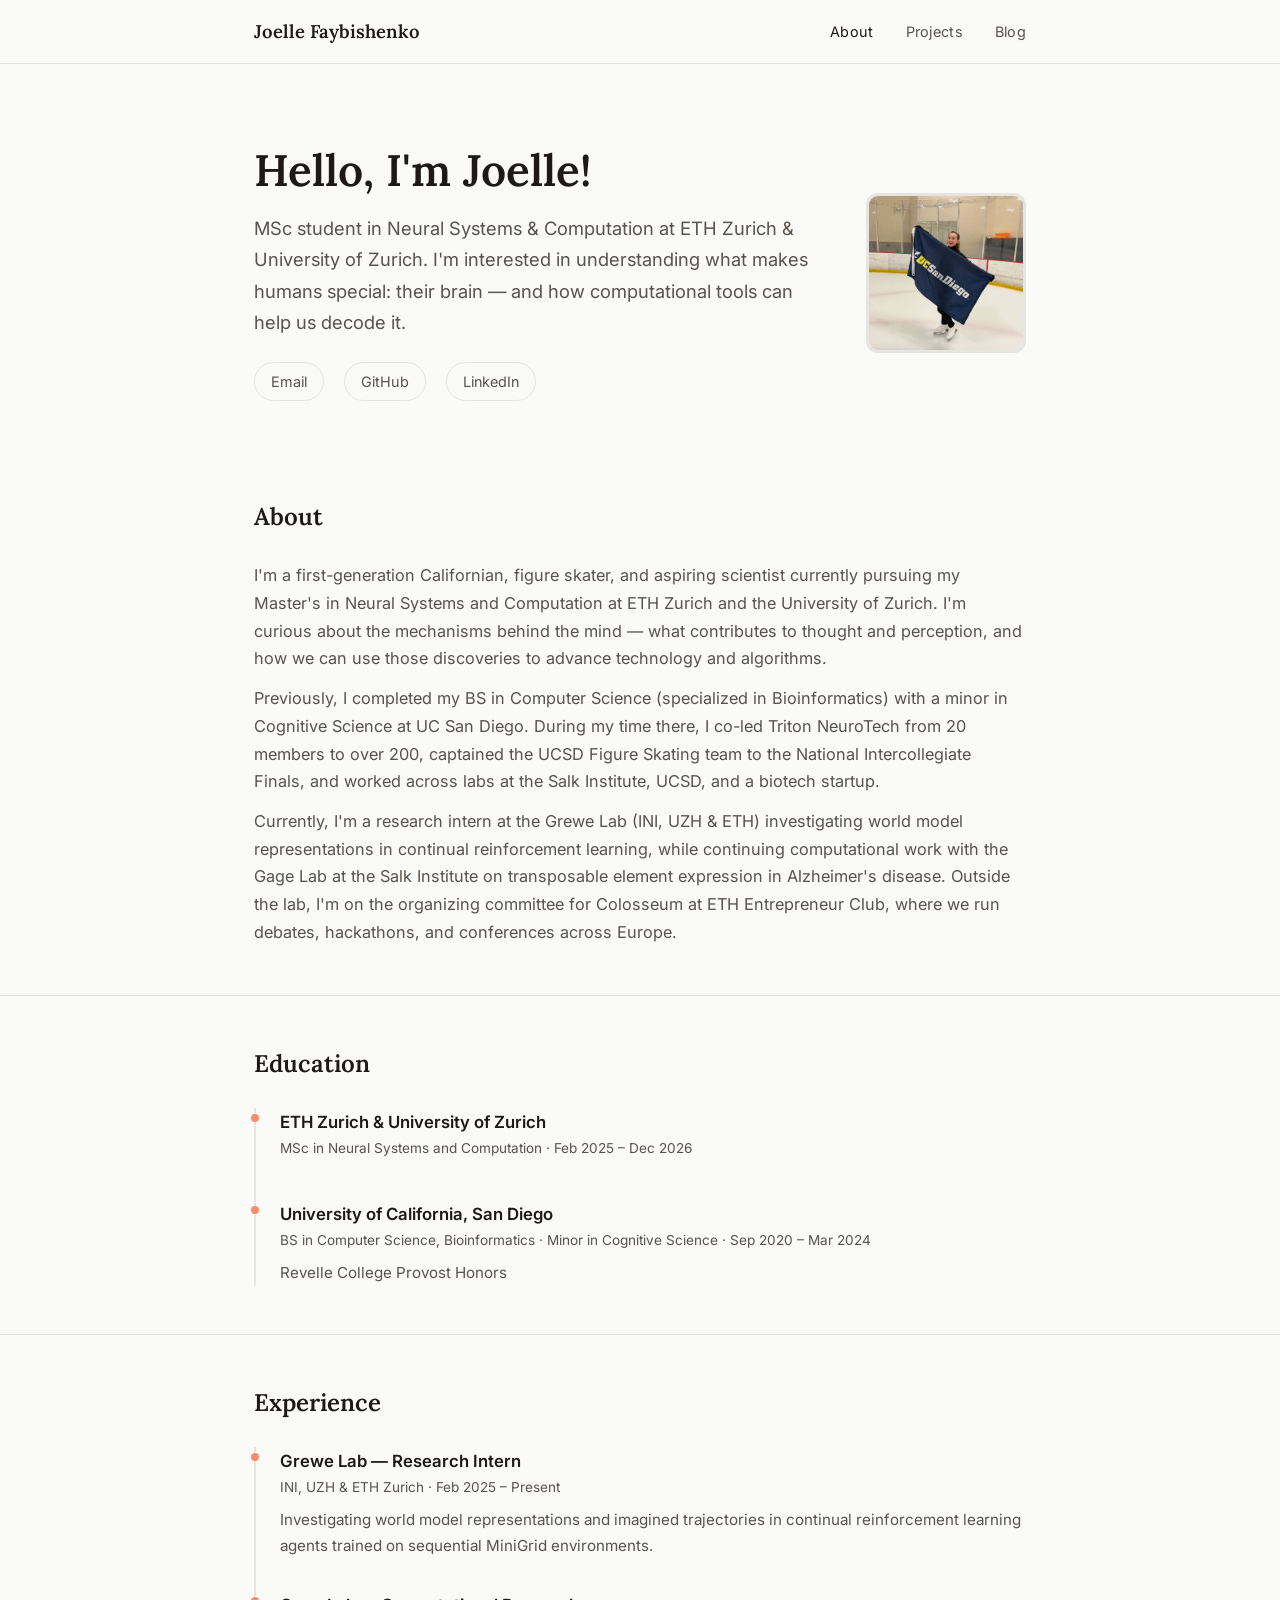
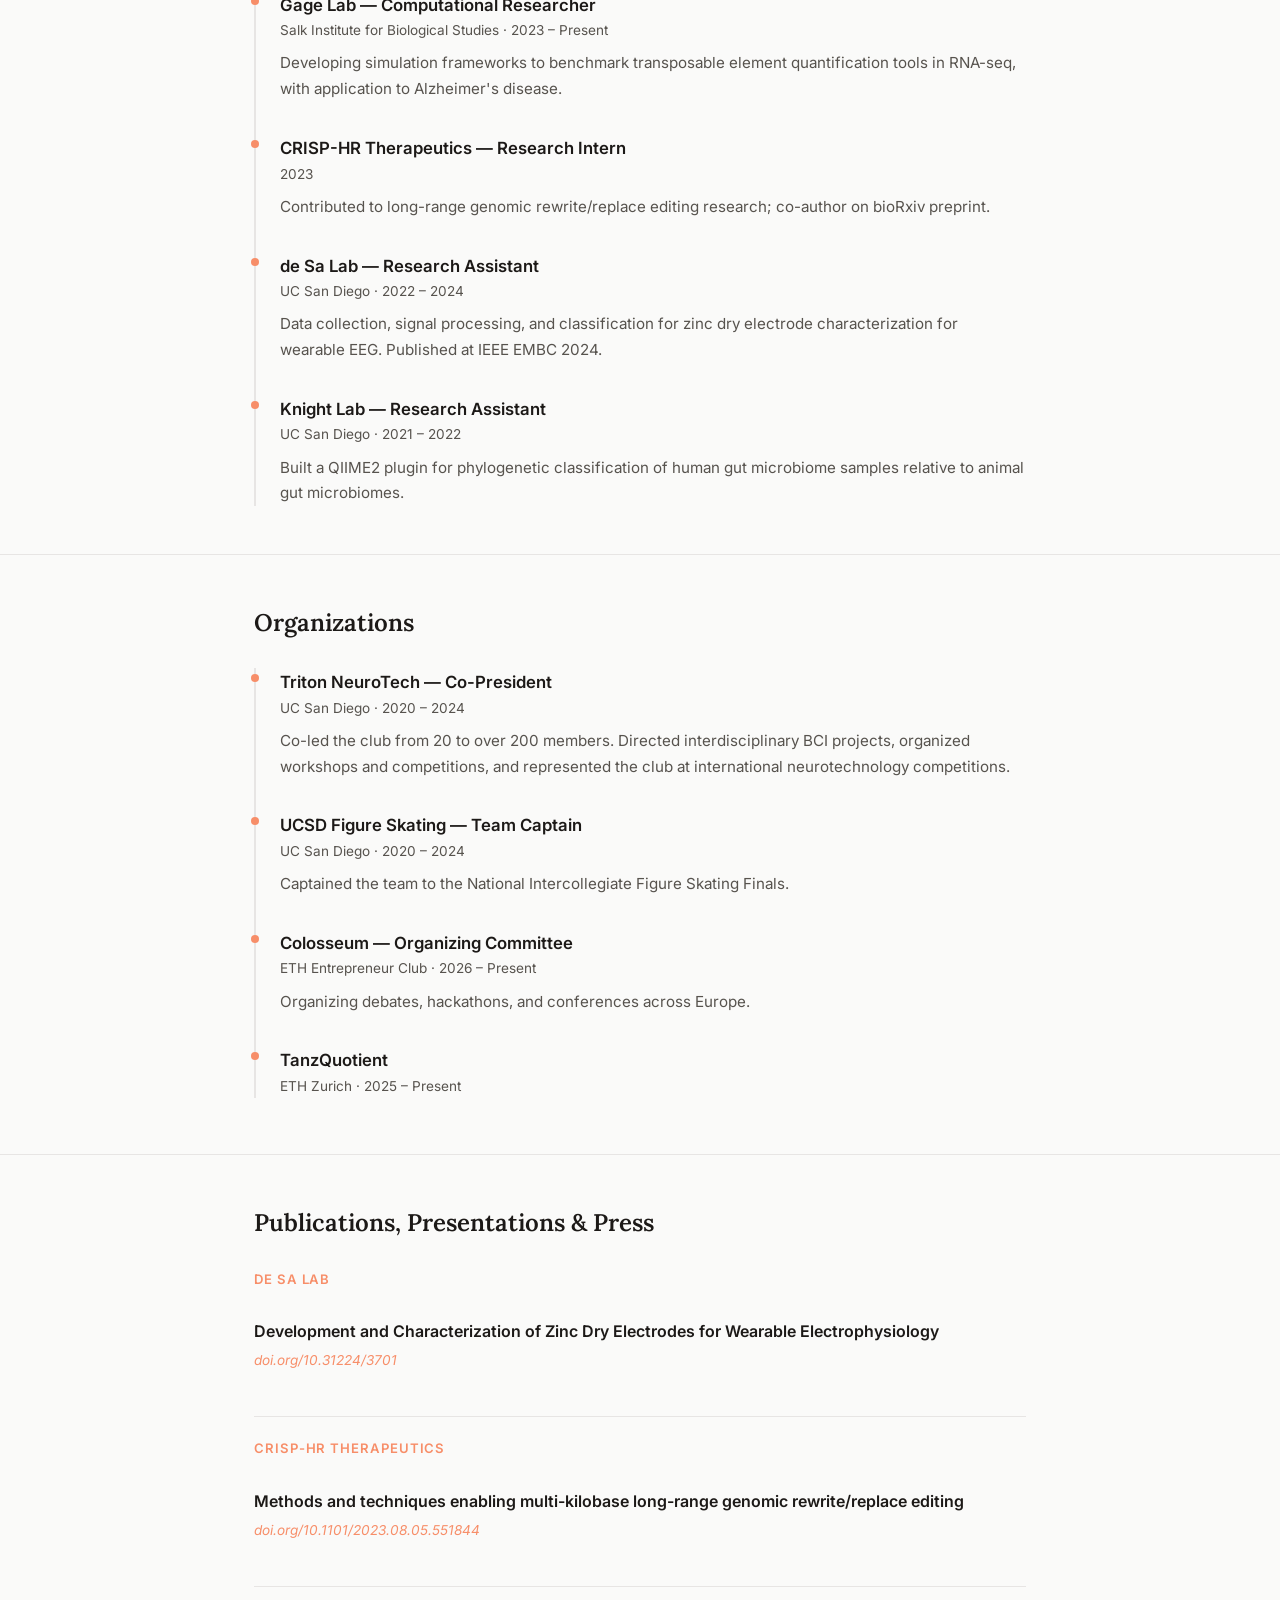
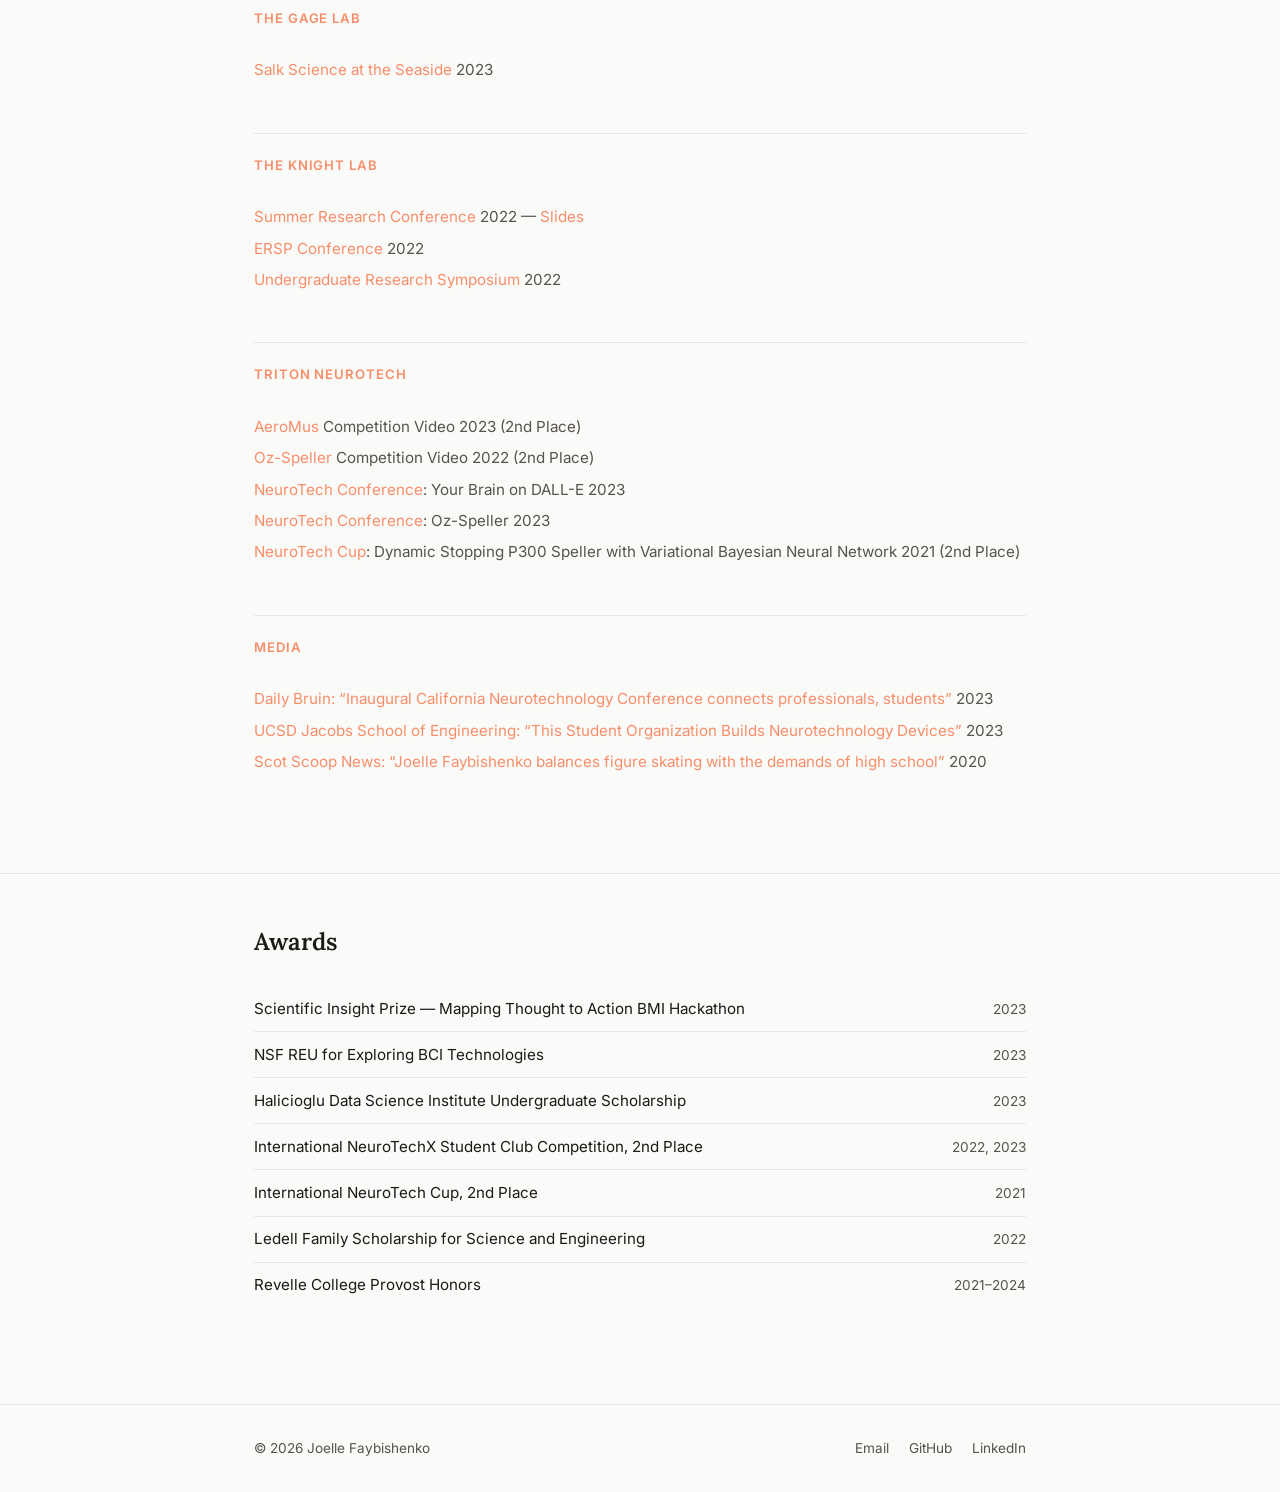
<file: index.html>
<!DOCTYPE html>
<html lang="en">
<head>
  <meta charset="UTF-8">
  <meta name="viewport" content="width=device-width, initial-scale=1.0">
  <title>Joelle Faybishenko</title>
  <meta name="description" content="Joelle Faybishenko — MSc student in Neural Systems &amp; Computation at ETH Zurich &amp; University of Zurich. Researcher in computational neuroscience, brain-computer interfaces, and bioinformatics.">
  <meta property="og:title" content="Joelle Faybishenko">
  <meta property="og:description" content="MSc student in Neural Systems &amp; Computation at ETH Zurich &amp; University of Zurich. Interested in understanding the brain through computational tools.">
  <meta property="og:type" content="website">
  <link rel="icon" href="favicon.svg" type="image/svg+xml">
  <link rel="preconnect" href="https://fonts.googleapis.com">
  <link href="https://fonts.googleapis.com/css2?family=Inter:wght@400;500;600&family=Lora:wght@500;600&display=swap" rel="stylesheet">
  <link rel="stylesheet" href="style.css">
</head>
<body>

  <!-- Navigation -->
  <nav>
    <div class="container">
      <a href="index.html" class="logo">Joelle Faybishenko</a>
      <button class="menu-toggle" aria-label="Toggle menu" onclick="document.querySelector('.nav-links').classList.toggle('open')">
        <span></span><span></span><span></span>
      </button>
      <ul class="nav-links">
        <li><a href="index.html" class="active" onclick="document.querySelector('.nav-links').classList.remove('open')">About</a></li>
        <li><a href="projects.html" onclick="document.querySelector('.nav-links').classList.remove('open')">Projects</a></li>
        <li><a href="blog.html" onclick="document.querySelector('.nav-links').classList.remove('open')">Blog</a></li>
      </ul>
    </div>
  </nav>

  <!-- Hero -->
  <header class="hero">
    <div class="container hero-inner">
      <div>
      <h1>Hello, I'm Joelle!</h1>
      <p class="subtitle">
        MSc student in Neural Systems &amp; Computation at ETH Zurich &amp; University of Zurich. I'm interested in understanding what makes humans special: their brain &mdash; and how computational tools can help us decode it.
      </p>
      <div class="links">
        <a href="mailto:jfaybishenko@ethz.ch">Email</a>
        <a href="https://github.com/jjjoelle" target="_blank">GitHub</a>
        <a href="https://www.linkedin.com/in/joelle-faybishenko/" target="_blank">LinkedIn</a>
      </div>
      </div>
      <!-- Replace src with your photo filename, e.g. photo.jpg -->
      <img src="photos/me_web.jpeg" alt="Joelle Faybishenko" class="hero-photo">
    </div>
  </header>


  <!-- About -->
  <section>
    <div class="container">
      <h2 class="section-title">About</h2>
      <div class="about-content">
        <div>
          <p>
            I'm a first-generation Californian, figure skater, and aspiring scientist currently pursuing my Master's in Neural Systems and Computation at ETH Zurich and the University of Zurich. I'm curious about the mechanisms behind the mind &mdash; what contributes to thought and perception, and how we can use those discoveries to advance technology and algorithms.
          </p>
          <p>
            Previously, I completed my BS in Computer Science (specialized in Bioinformatics) with a minor in Cognitive Science at UC San Diego. During my time there, I co-led Triton NeuroTech from 20 members to over 200, captained the UCSD Figure Skating team to the National Intercollegiate Finals, and worked across labs at the Salk Institute, UCSD, and a biotech startup.
          </p>
          <p>
            Currently, I'm a research intern at the Grewe Lab (INI, UZH &amp; ETH) investigating world model representations in continual reinforcement learning, while continuing computational work with the Gage Lab at the Salk Institute on transposable element expression in Alzheimer's disease. Outside the lab, I'm on the organizing committee for Colosseum at ETH Entrepreneur Club, where we run debates, hackathons, and conferences across Europe.
          </p>
        </div>
      </div>
    </div>
  </section>

  <!-- Education -->
  <section>
    <div class="container">
      <h2 class="section-title">Education</h2>
      <div>
        <div class="timeline-item">
          <h3>ETH Zurich &amp; University of Zurich</h3>
          <div class="meta">MSc in Neural Systems and Computation &middot; Feb 2025 &ndash; Dec 2026</div>
        </div>
        <div class="timeline-item">
          <h3>University of California, San Diego</h3>
          <div class="meta">BS in Computer Science, Bioinformatics &middot; Minor in Cognitive Science &middot; Sep 2020 &ndash; Mar 2024</div>
          <p>Revelle College Provost Honors</p>
        </div>
      </div>
    </div>
  </section>

  <!-- Experience -->
  <section>
    <div class="container">
      <h2 class="section-title">Experience</h2>
      <div>
        <div class="timeline-item">
          <h3>Grewe Lab &mdash; Research Intern</h3>
          <div class="meta">INI, UZH &amp; ETH Zurich &middot; Feb 2025 &ndash; Present</div>
          <p>Investigating world model representations and imagined trajectories in continual reinforcement learning agents trained on sequential MiniGrid environments.</p>
        </div>
        <div class="timeline-item">
          <h3>Gage Lab &mdash; Computational Researcher</h3>
          <div class="meta">Salk Institute for Biological Studies &middot; 2023 &ndash; Present</div>
          <p>Developing simulation frameworks to benchmark transposable element quantification tools in RNA-seq, with application to Alzheimer's disease.</p>
        </div>
        <div class="timeline-item">
          <h3>CRISP-HR Therapeutics &mdash; Research Intern</h3>
          <div class="meta">2023</div>
          <p>Contributed to long-range genomic rewrite/replace editing research; co-author on bioRxiv preprint.</p>
        </div>
        <div class="timeline-item">
          <h3>de Sa Lab &mdash; Research Assistant</h3>
          <div class="meta">UC San Diego &middot; 2022 &ndash; 2024</div>
          <p>Data collection, signal processing, and classification for zinc dry electrode characterization for wearable EEG. Published at IEEE EMBC 2024.</p>
        </div>
        <div class="timeline-item">
          <h3>Knight Lab &mdash; Research Assistant</h3>
          <div class="meta">UC San Diego &middot; 2021 &ndash; 2022</div>
          <p>Built a QIIME2 plugin for phylogenetic classification of human gut microbiome samples relative to animal gut microbiomes.</p>
        </div>
      </div>
    </div>
  </section>

  <!-- Organizations -->
  <section>
    <div class="container">
      <h2 class="section-title">Organizations</h2>
      <div>
        <div class="timeline-item">
          <h3>Triton NeuroTech &mdash; Co-President</h3>
          <div class="meta">UC San Diego &middot; 2020 &ndash; 2024</div>
          <p>Co-led the club from 20 to over 200 members. Directed interdisciplinary BCI projects, organized workshops and competitions, and represented the club at international neurotechnology competitions.</p>
        </div>
        <div class="timeline-item">
          <h3>UCSD Figure Skating &mdash; Team Captain</h3>
          <div class="meta">UC San Diego &middot; 2020 &ndash; 2024</div>
          <p>Captained the team to the National Intercollegiate Figure Skating Finals.</p>
        </div>
        <div class="timeline-item">
          <h3>Colosseum &mdash; Organizing Committee</h3>
          <div class="meta">ETH Entrepreneur Club &middot; 2026 &ndash; Present</div>
          <p>Organizing debates, hackathons, and conferences across Europe.</p>
        </div>
        <div class="timeline-item">
          <h3>TanzQuotient</h3>
          <div class="meta">ETH Zurich &middot; 2025 &ndash; Present</div>
        </div>
      </div>
    </div>
  </section>

  <!-- Publications, Presentations, and Press -->
  <section>
    <div class="container">
      <h2 class="section-title">Publications, Presentations &amp; Press</h2>

      <div class="pub-group">
        <h3 class="pub-group-title">de Sa Lab</h3>
        <div class="pub-item">
          <h3>Development and Characterization of Zinc Dry Electrodes for Wearable Electrophysiology</h3>
          <div class="venue"><a href="https://doi.org/10.31224/3701" target="_blank">doi.org/10.31224/3701</a></div>
        </div>
      </div>

      <div class="pub-group">
        <h3 class="pub-group-title">CRISP-HR Therapeutics</h3>
        <div class="pub-item">
          <h3>Methods and techniques enabling multi-kilobase long-range genomic rewrite/replace editing</h3>
          <div class="venue"><a href="https://doi.org/10.1101/2023.08.05.551844" target="_blank">doi.org/10.1101/2023.08.05.551844</a></div>
        </div>
      </div>

      <div class="pub-group">
        <h3 class="pub-group-title">The Gage Lab</h3>
        <div class="pub-item">
          <p><a href="https://drive.google.com/file/d/1ugUUU8Ys9o_zDSRiIHvYfCGNNv585rNa/view" target="_blank">Salk Science at the Seaside</a> 2023</p>
        </div>
      </div>

      <div class="pub-group">
        <h3 class="pub-group-title">The Knight Lab</h3>
        <div class="pub-item">
          <p><a href="https://ugresearch.ucsd.edu/_images/src/SRC-2022-Program-8.22.pdf" target="_blank">Summer Research Conference</a> 2022 &mdash; <a href="https://docs.google.com/presentation/d/e/2PACX-1vSkQVyBYk1EWl2qkuOKyVOeFqtWFFBka5YwWsx-9R46j_yc_w7-POHjF6zLzgVSX5TSuC_ODYcyBvZW/pub?start=false&loop=false&delayms=3000" target="_blank">Slides</a></p>
          <p><a href="https://ersp.eng.ucsd.edu/about/2022-ersp-national-conference-virtual" target="_blank">ERSP Conference</a> 2022</p>
          <p><a href="https://ersp.eng.ucsd.edu/projects/2021-2022-projects" target="_blank">Undergraduate Research Symposium</a> 2022</p>
        </div>
      </div>

      <div class="pub-group">
        <h3 class="pub-group-title">Triton NeuroTech</h3>
        <div class="pub-item">
          <p><a href="https://youtu.be/JHjZnrZFi4o" target="_blank">AeroMus</a> Competition Video 2023 (2nd Place)</p>
          <p><a href="https://youtu.be/lCYkRotGZEc" target="_blank">Oz-Speller</a> Competition Video 2022 (2nd Place)</p>
          <p><a href="https://neurotechconference.webflow.io/registration" target="_blank">NeuroTech Conference</a>: Your Brain on DALL-E 2023</p>
          <p><a href="https://neurotechconference.webflow.io/registration" target="_blank">NeuroTech Conference</a>: Oz-Speller 2023</p>
          <p><a href="https://www.youtube.com/watch?v=fzoK8pUTy5g" target="_blank">NeuroTech Cup</a>: Dynamic Stopping P300 Speller with Variational Bayesian Neural Network 2021 (2nd Place)</p>
        </div>
      </div>

      <div class="pub-group">
        <h3 class="pub-group-title">Media</h3>
        <div class="pub-item">
          <p><a href="https://dailybruin.com/2023/05/08/inaugural-california-neurotechnology-conference-connects-professionals-students" target="_blank">Daily Bruin: &ldquo;Inaugural California Neurotechnology Conference connects professionals, students&rdquo;</a> 2023</p>
          <p><a href="https://jacobsschool.ucsd.edu/news/release/3601" target="_blank">UCSD Jacobs School of Engineering: &ldquo;This Student Organization Builds Neurotechnology Devices&rdquo;</a> 2023</p>
          <p><a href="https://scotscoop.com/joelle-faybishenko-skates-her-way-through-high-school/" target="_blank">Scot Scoop News: &ldquo;Joelle Faybishenko balances figure skating with the demands of high school&rdquo;</a> 2020</p>
        </div>
      </div>

    </div>
  </section>

  <!-- Selected Awards -->
  <section>
    <div class="container">
      <h2 class="section-title">Awards</h2>
      <ul class="awards-list">
        <li><span>Scientific Insight Prize &mdash; Mapping Thought to Action BMI Hackathon</span><span class="year">2023</span></li>
        <li><span>NSF REU for Exploring BCI Technologies</span><span class="year">2023</span></li>
        <li><span>Halicioglu Data Science Institute Undergraduate Scholarship</span><span class="year">2023</span></li>
        <li><span>International NeuroTechX Student Club Competition, 2nd Place</span><span class="year">2022, 2023</span></li>
        <li><span>International NeuroTech Cup, 2nd Place</span><span class="year">2021</span></li>
        <li><span>Ledell Family Scholarship for Science and Engineering</span><span class="year">2022</span></li>
        <li><span>Revelle College Provost Honors</span><span class="year">2021&ndash;2024</span></li>
      </ul>
    </div>
  </section>

  <!-- Footer -->
  <footer>
    <div class="container">
      <span>&copy; 2026 Joelle Faybishenko</span>
      <ul class="footer-links">
        <li><a href="mailto:joelle@faybishenko.com">Email</a></li>
        <li><a href="https://github.com/jjjoelle" target="_blank">GitHub</a></li>
        <li><a href="https://www.linkedin.com/in/joelle-faybishenko/" target="_blank">LinkedIn</a></li>
      </ul>
    </div>
  </footer>

</body>
</html>
</file>
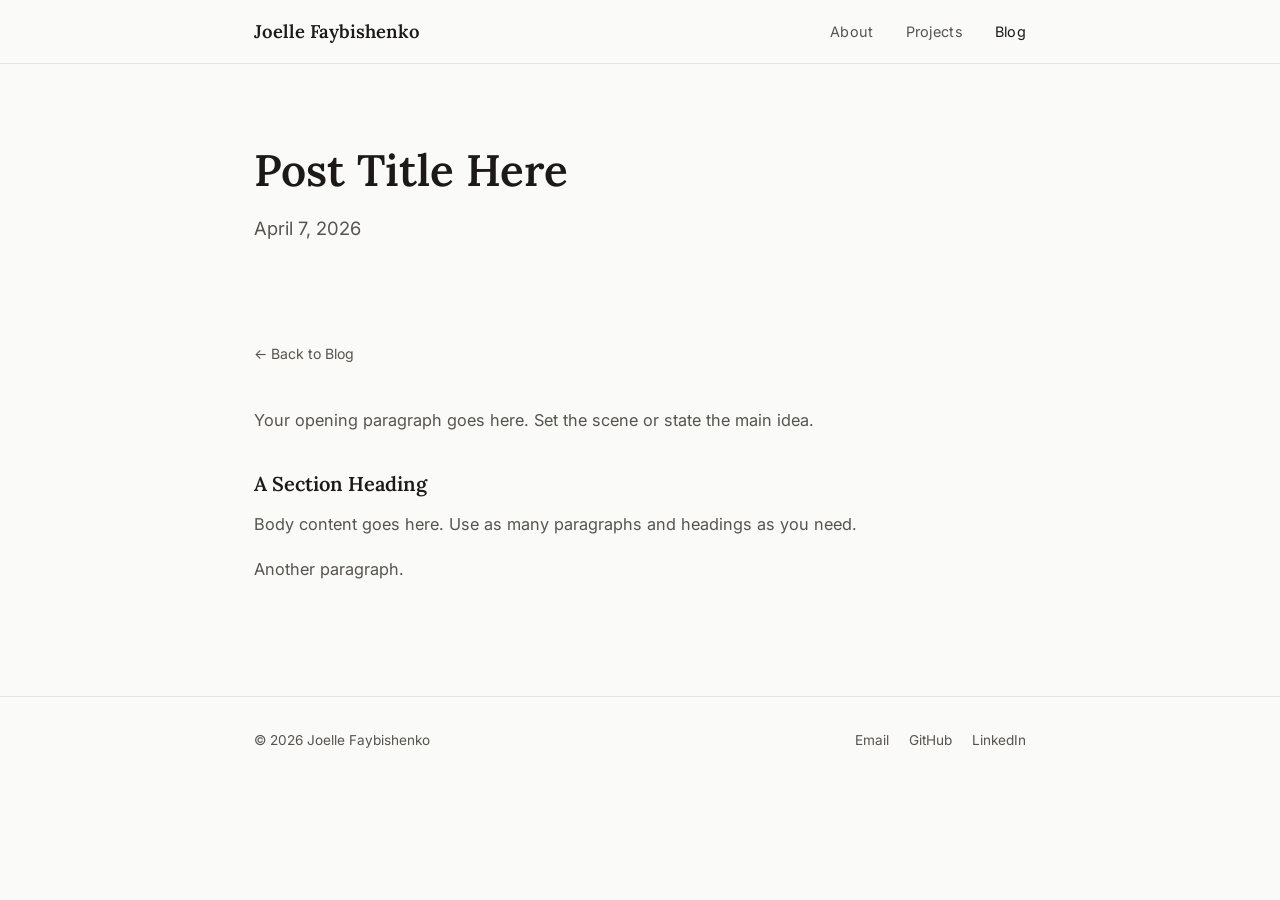
<file: blog-post-template.html>
<!DOCTYPE html>
<html lang="en">
<head>
  <meta charset="UTF-8">
  <meta name="viewport" content="width=device-width, initial-scale=1.0">
  <title>Post Title &mdash; Joelle Faybishenko</title>
  <meta name="description" content="One to two sentence summary of this post.">
  <meta property="og:title" content="Post Title — Joelle Faybishenko">
  <meta property="og:description" content="One to two sentence summary of this post.">
  <meta property="og:type" content="article">
  <link rel="icon" href="favicon.svg" type="image/svg+xml">
  <link rel="preconnect" href="https://fonts.googleapis.com">
  <link href="https://fonts.googleapis.com/css2?family=Inter:wght@400;500;600&family=Lora:wght@500;600&display=swap" rel="stylesheet">
  <link rel="stylesheet" href="style.css">
  <style>
    .post-body {
      max-width: 660px;
    }
    .post-body h2 {
      font-family: var(--font-serif);
      font-size: 1.25rem;
      font-weight: 600;
      margin: 2rem 0 0.6rem;
    }
    .post-body p {
      color: var(--color-text-secondary);
      font-size: 1.02rem;
      line-height: 1.75;
      margin-bottom: 1rem;
    }
    .back-link {
      display: inline-block;
      font-size: 0.88rem;
      color: var(--color-text-secondary);
      margin-bottom: 2.5rem;
    }
    .back-link:hover {
      color: var(--color-accent);
      opacity: 1;
    }
  </style>
</head>
<body>

  <!-- Navigation -->
  <nav>
    <div class="container">
      <a href="index.html" class="logo">Joelle Faybishenko</a>
      <button class="menu-toggle" aria-label="Toggle menu" onclick="document.querySelector('.nav-links').classList.toggle('open')">
        <span></span><span></span><span></span>
      </button>
      <ul class="nav-links">
        <li><a href="index.html" onclick="document.querySelector('.nav-links').classList.remove('open')">About</a></li>
        <li><a href="projects.html" onclick="document.querySelector('.nav-links').classList.remove('open')">Projects</a></li>
        <li><a href="blog.html" class="active" onclick="document.querySelector('.nav-links').classList.remove('open')">Blog</a></li>
      </ul>
    </div>
  </nav>

  <!-- Post Header -->
  <header class="hero">
    <div class="container">
      <h1>Post Title Here</h1>
      <p class="subtitle">April 7, 2026</p>
    </div>
  </header>

  <!-- Post Body -->
  <section>
    <div class="container">
      <a href="blog.html" class="back-link">&larr; Back to Blog</a>
      <div class="post-body">

        <p>Your opening paragraph goes here. Set the scene or state the main idea.</p>

        <h2>A Section Heading</h2>
        <p>Body content goes here. Use as many paragraphs and headings as you need.</p>

        <p>Another paragraph.</p>

      </div>
    </div>
  </section>

  <!-- Footer -->
  <footer>
    <div class="container">
      <span>&copy; 2026 Joelle Faybishenko</span>
      <ul class="footer-links">
        <li><a href="mailto:joelle@faybishenko.com">Email</a></li>
        <li><a href="https://github.com/jjjoelle" target="_blank">GitHub</a></li>
        <li><a href="https://www.linkedin.com/in/joelle-faybishenko/" target="_blank">LinkedIn</a></li>
      </ul>
    </div>
  </footer>

</body>
</html>
</file>
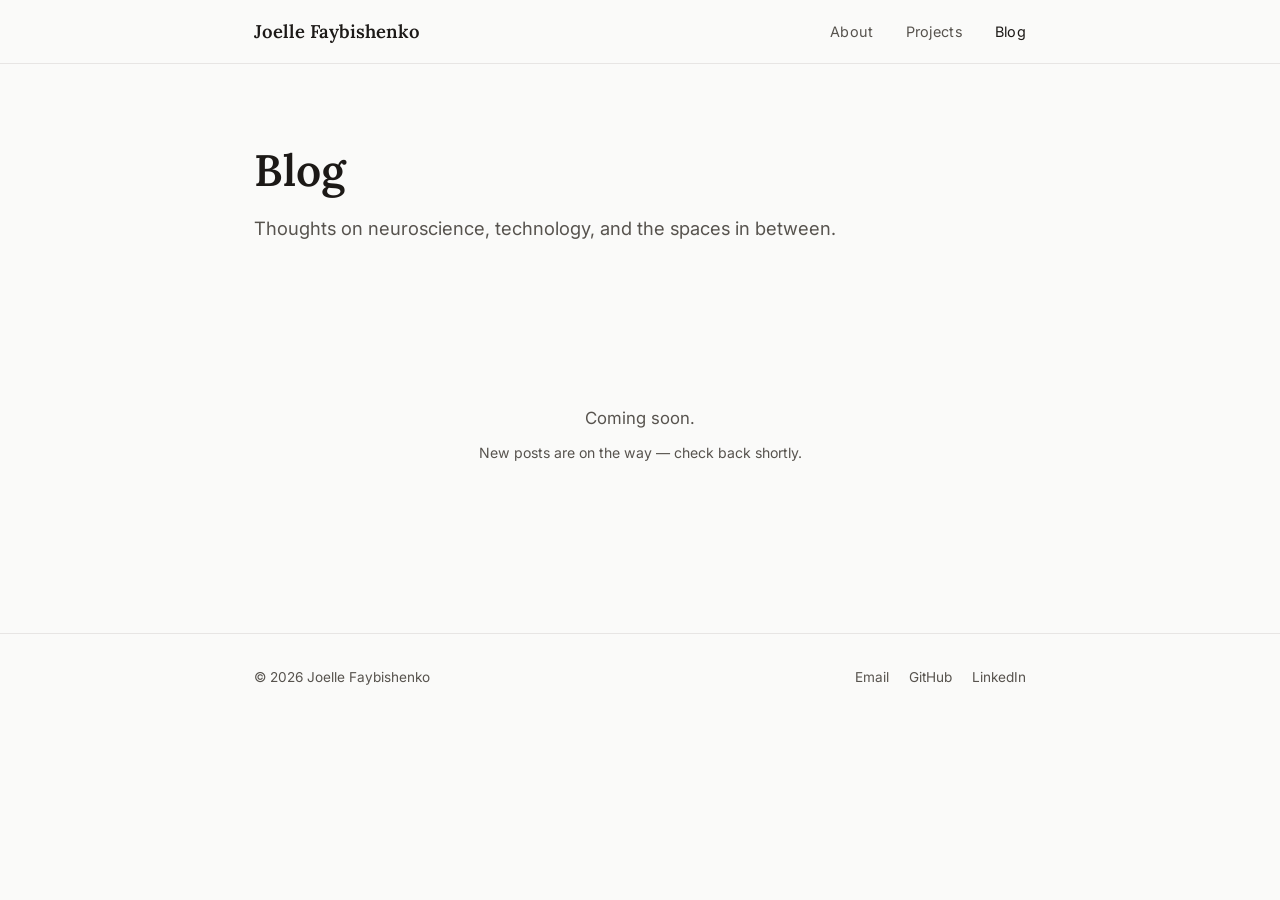
<file: blog.html>
<!DOCTYPE html>
<html lang="en">
<head>
  <meta charset="UTF-8">
  <meta name="viewport" content="width=device-width, initial-scale=1.0">
  <title>Blog &mdash; Joelle Faybishenko</title>
  <meta name="description" content="Blog by Joelle Faybishenko — thoughts on neuroscience, technology, and the spaces in between.">
  <meta property="og:title" content="Blog — Joelle Faybishenko">
  <meta property="og:description" content="Thoughts on neuroscience, technology, and the spaces in between.">
  <meta property="og:type" content="website">
  <link rel="icon" href="favicon.svg" type="image/svg+xml">
  <link rel="preconnect" href="https://fonts.googleapis.com">
  <link href="https://fonts.googleapis.com/css2?family=Inter:wght@400;500;600&family=Lora:wght@500;600&display=swap" rel="stylesheet">
  <link rel="stylesheet" href="style.css">
</head>
<body>

  <!-- Navigation -->
  <nav>
    <div class="container">
      <a href="index.html" class="logo">Joelle Faybishenko</a>
      <button class="menu-toggle" aria-label="Toggle menu" onclick="document.querySelector('.nav-links').classList.toggle('open')">
        <span></span><span></span><span></span>
      </button>
      <ul class="nav-links">
        <li><a href="index.html" onclick="document.querySelector('.nav-links').classList.remove('open')">About</a></li>
        <li><a href="projects.html" onclick="document.querySelector('.nav-links').classList.remove('open')">Projects</a></li>
        <li><a href="blog.html" class="active" onclick="document.querySelector('.nav-links').classList.remove('open')">Blog</a></li>
      </ul>
    </div>
  </nav>

  <!-- Page Header -->
  <header class="hero">
    <div class="container">
      <h1>Blog</h1>
      <p class="subtitle">Thoughts on neuroscience, technology, and the spaces in between.</p>
    </div>
  </header>

  <!-- Blog Posts -->
  <section>
    <div class="container">

      <div class="empty-state">
        <p>Coming soon.</p>
        <p class="small">New posts are on the way &mdash; check back shortly.</p>
      </div>

      <!--
        Add blog posts here (remove the empty-state div above when you have content):

        <div class="blog-post-preview">
          <span class="date">April 7, 2026</span>
          <h3><a href="blog/post-slug.html">Post Title Here</a></h3>
          <p>A brief excerpt or summary of the post. One to two sentences.</p>
        </div>
      -->

    </div>
  </section>

  <!-- Footer -->
  <footer>
    <div class="container">
      <span>&copy; 2026 Joelle Faybishenko</span>
      <ul class="footer-links">
        <li><a href="mailto:joelle@faybishenko.com">Email</a></li>
        <li><a href="https://github.com/jjjoelle" target="_blank">GitHub</a></li>
        <li><a href="https://www.linkedin.com/in/joelle-faybishenko/" target="_blank">LinkedIn</a></li>
      </ul>
    </div>
  </footer>

</body>
</html>
</file>
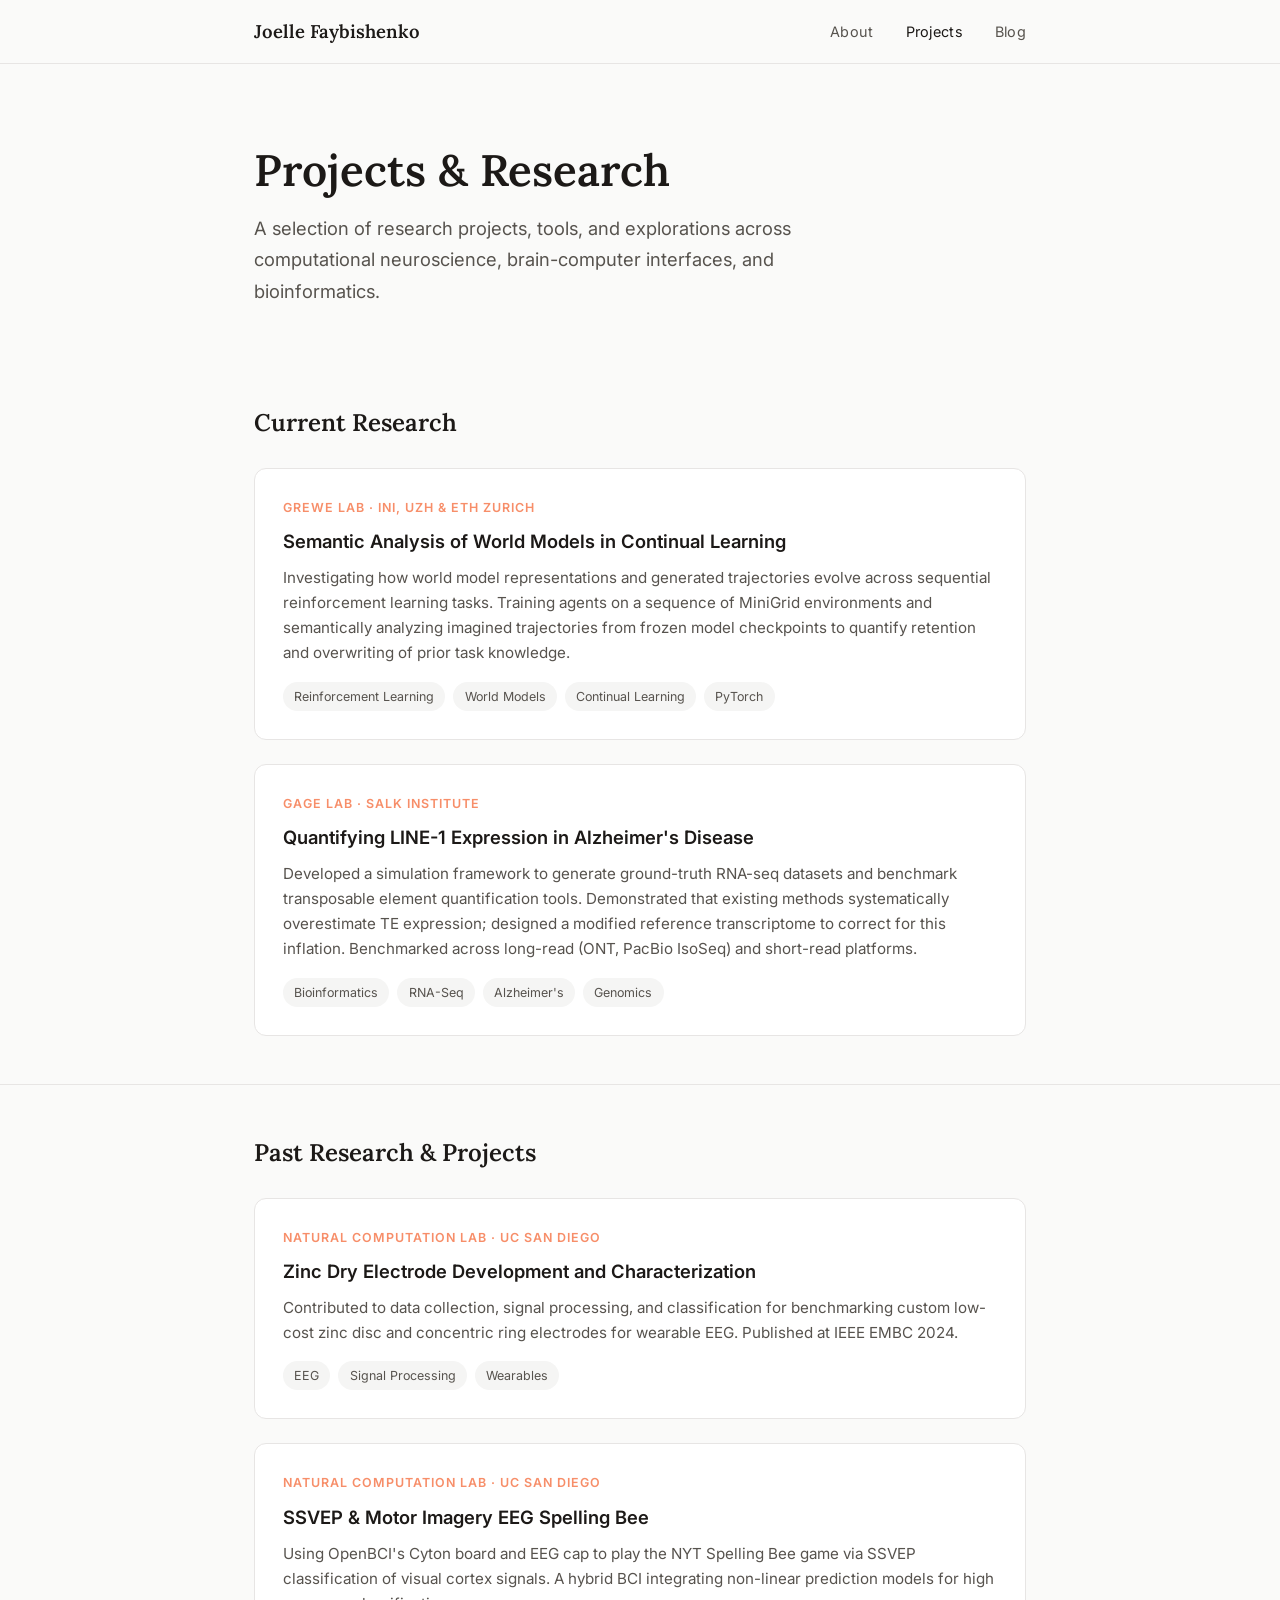
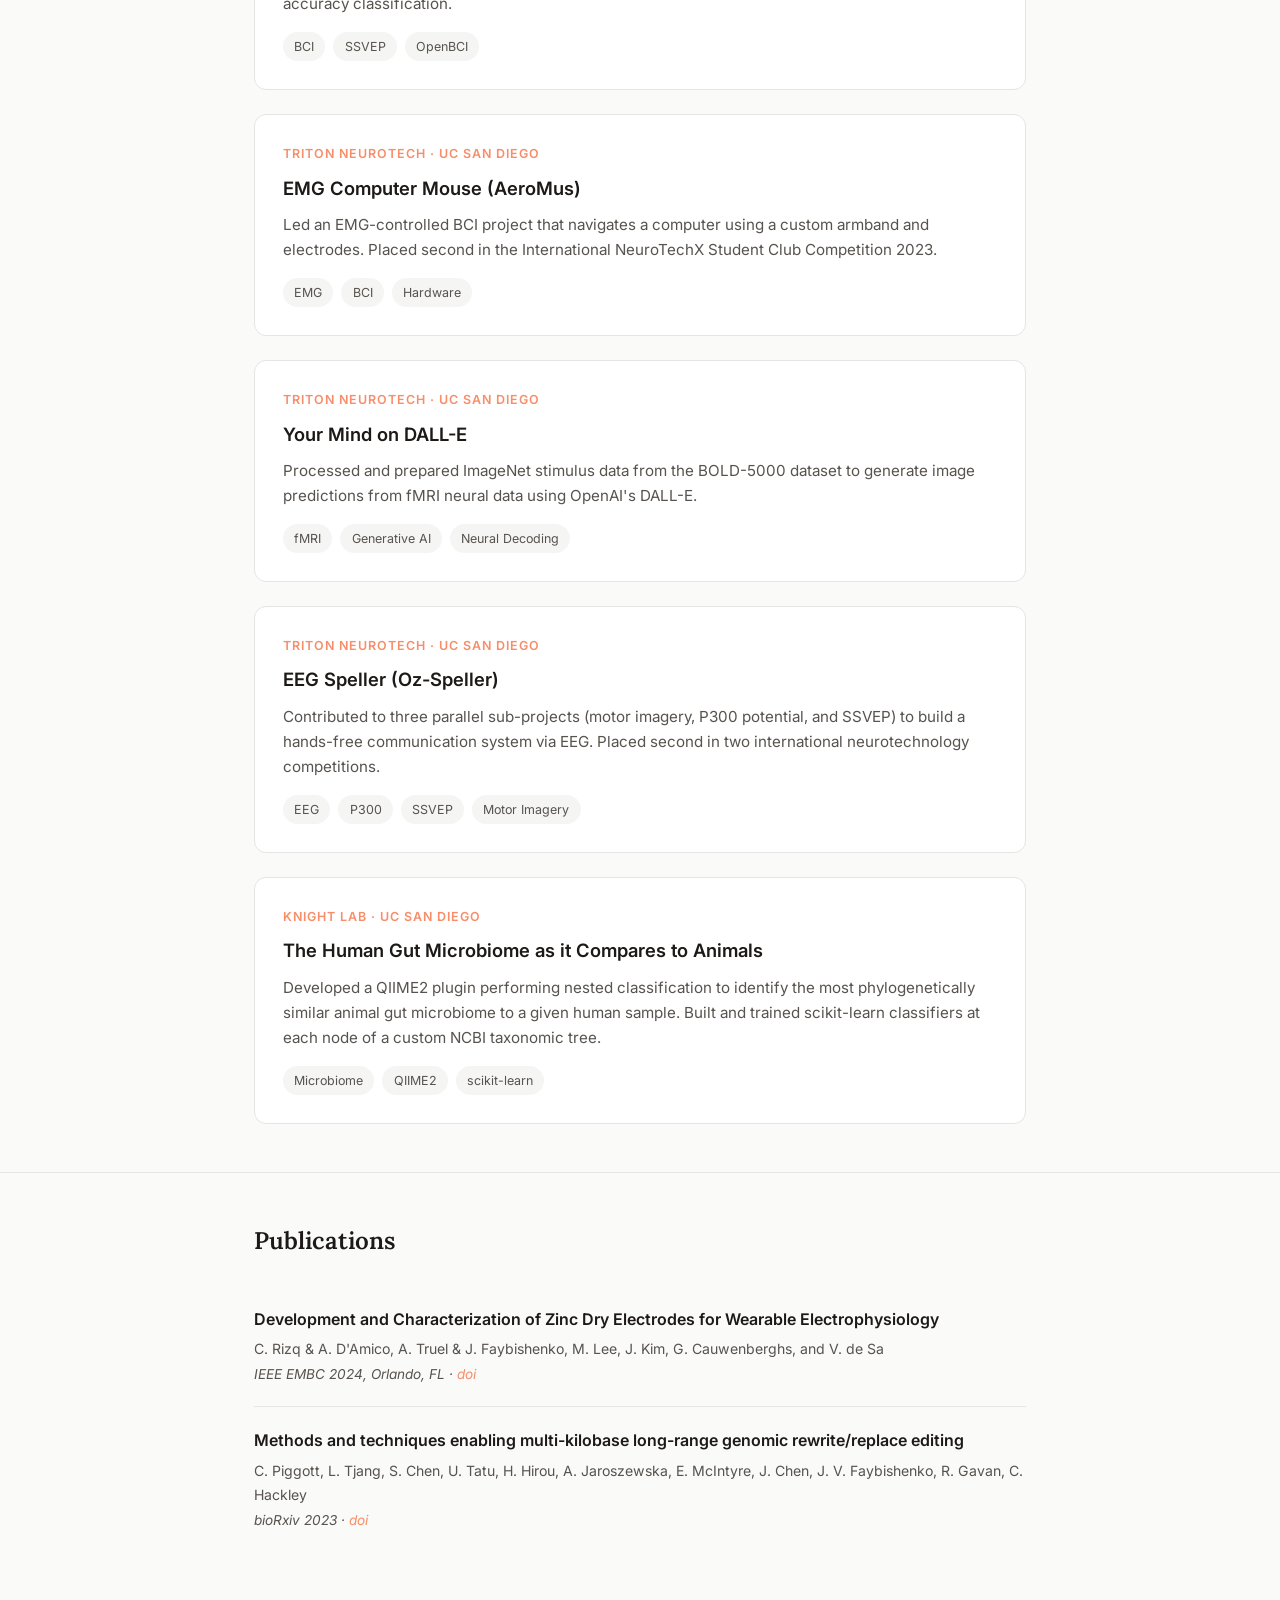
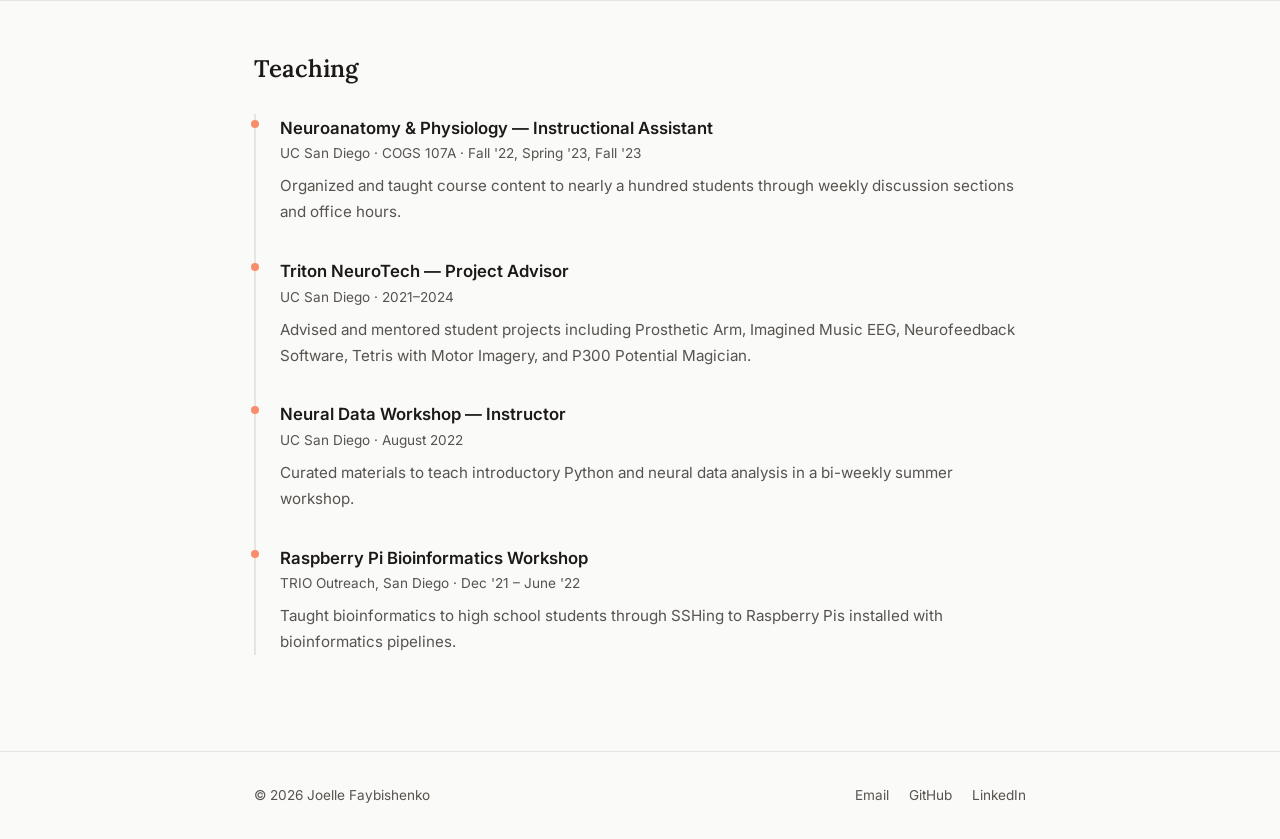
<file: projects.html>
<!DOCTYPE html>
<html lang="en">
<head>
  <meta charset="UTF-8">
  <meta name="viewport" content="width=device-width, initial-scale=1.0">
  <title>Projects &mdash; Joelle Faybishenko</title>
  <meta name="description" content="Research projects and publications by Joelle Faybishenko — spanning computational neuroscience, brain-computer interfaces, and bioinformatics.">
  <meta property="og:title" content="Projects &amp; Research — Joelle Faybishenko">
  <meta property="og:description" content="Research projects and publications spanning computational neuroscience, brain-computer interfaces, and bioinformatics.">
  <meta property="og:type" content="website">
  <link rel="icon" href="favicon.svg" type="image/svg+xml">
  <link rel="preconnect" href="https://fonts.googleapis.com">
  <link href="https://fonts.googleapis.com/css2?family=Inter:wght@400;500;600&family=Lora:wght@500;600&display=swap" rel="stylesheet">
  <link rel="stylesheet" href="style.css">
</head>
<body>

  <!-- Navigation -->
  <nav>
    <div class="container">
      <a href="index.html" class="logo">Joelle Faybishenko</a>
      <button class="menu-toggle" aria-label="Toggle menu" onclick="document.querySelector('.nav-links').classList.toggle('open')">
        <span></span><span></span><span></span>
      </button>
      <ul class="nav-links">
        <li><a href="index.html" onclick="document.querySelector('.nav-links').classList.remove('open')">About</a></li>
        <li><a href="projects.html" class="active" onclick="document.querySelector('.nav-links').classList.remove('open')">Projects</a></li>
        <li><a href="blog.html" onclick="document.querySelector('.nav-links').classList.remove('open')">Blog</a></li>
      </ul>
    </div>
  </nav>

  <!-- Page Header -->
  <header class="hero">
    <div class="container">
      <h1>Projects &amp; Research</h1>
      <p class="subtitle">A selection of research projects, tools, and explorations across computational neuroscience, brain-computer interfaces, and bioinformatics.</p>
    </div>
  </header>

  <!-- Current Research -->
  <section>
    <div class="container">
      <h2 class="section-title">Current Research</h2>
      <div class="card-grid">

        <div class="card">
          <div class="card-label">Grewe Lab &middot; INI, UZH &amp; ETH Zurich</div>
          <h3>Semantic Analysis of World Models in Continual Learning</h3>
          <p>Investigating how world model representations and generated trajectories evolve across sequential reinforcement learning tasks. Training agents on a sequence of MiniGrid environments and semantically analyzing imagined trajectories from frozen model checkpoints to quantify retention and overwriting of prior task knowledge.</p>
          <div class="tags">
            <span class="tag">Reinforcement Learning</span>
            <span class="tag">World Models</span>
            <span class="tag">Continual Learning</span>
            <span class="tag">PyTorch</span>
          </div>
        </div>

        <div class="card">
          <div class="card-label">Gage Lab &middot; Salk Institute</div>
          <h3>Quantifying LINE-1 Expression in Alzheimer's Disease</h3>
          <p>Developed a simulation framework to generate ground-truth RNA-seq datasets and benchmark transposable element quantification tools. Demonstrated that existing methods systematically overestimate TE expression; designed a modified reference transcriptome to correct for this inflation. Benchmarked across long-read (ONT, PacBio IsoSeq) and short-read platforms.</p>
          <div class="tags">
            <span class="tag">Bioinformatics</span>
            <span class="tag">RNA-Seq</span>
            <span class="tag">Alzheimer's</span>
            <span class="tag">Genomics</span>
          </div>
        </div>

      </div>
    </div>
  </section>

  <!-- Past Research -->
  <section>
    <div class="container">
      <h2 class="section-title">Past Research &amp; Projects</h2>
      <div class="card-grid">

        <div class="card">
          <div class="card-label">Natural Computation Lab &middot; UC San Diego</div>
          <h3>Zinc Dry Electrode Development and Characterization</h3>
          <p>Contributed to data collection, signal processing, and classification for benchmarking custom low-cost zinc disc and concentric ring electrodes for wearable EEG. Published at IEEE EMBC 2024.</p>
          <div class="tags">
            <span class="tag">EEG</span>
            <span class="tag">Signal Processing</span>
            <span class="tag">Wearables</span>
          </div>
        </div>

        <div class="card">
          <div class="card-label">Natural Computation Lab &middot; UC San Diego</div>
          <h3>SSVEP &amp; Motor Imagery EEG Spelling Bee</h3>
          <p>Using OpenBCI's Cyton board and EEG cap to play the NYT Spelling Bee game via SSVEP classification of visual cortex signals. A hybrid BCI integrating non-linear prediction models for high accuracy classification.</p>
          <div class="tags">
            <span class="tag">BCI</span>
            <span class="tag">SSVEP</span>
            <span class="tag">OpenBCI</span>
          </div>
        </div>

        <div class="card">
          <div class="card-label">Triton NeuroTech &middot; UC San Diego</div>
          <h3>EMG Computer Mouse (AeroMus)</h3>
          <p>Led an EMG-controlled BCI project that navigates a computer using a custom armband and electrodes. Placed second in the International NeuroTechX Student Club Competition 2023.</p>
          <div class="tags">
            <span class="tag">EMG</span>
            <span class="tag">BCI</span>
            <span class="tag">Hardware</span>
          </div>
        </div>

        <div class="card">
          <div class="card-label">Triton NeuroTech &middot; UC San Diego</div>
          <h3>Your Mind on DALL-E</h3>
          <p>Processed and prepared ImageNet stimulus data from the BOLD-5000 dataset to generate image predictions from fMRI neural data using OpenAI's DALL-E.</p>
          <div class="tags">
            <span class="tag">fMRI</span>
            <span class="tag">Generative AI</span>
            <span class="tag">Neural Decoding</span>
          </div>
        </div>

        <div class="card">
          <div class="card-label">Triton NeuroTech &middot; UC San Diego</div>
          <h3>EEG Speller (Oz-Speller)</h3>
          <p>Contributed to three parallel sub-projects (motor imagery, P300 potential, and SSVEP) to build a hands-free communication system via EEG. Placed second in two international neurotechnology competitions.</p>
          <div class="tags">
            <span class="tag">EEG</span>
            <span class="tag">P300</span>
            <span class="tag">SSVEP</span>
            <span class="tag">Motor Imagery</span>
          </div>
        </div>

        <div class="card">
          <div class="card-label">Knight Lab &middot; UC San Diego</div>
          <h3>The Human Gut Microbiome as it Compares to Animals</h3>
          <p>Developed a QIIME2 plugin performing nested classification to identify the most phylogenetically similar animal gut microbiome to a given human sample. Built and trained scikit-learn classifiers at each node of a custom NCBI taxonomic tree.</p>
          <div class="tags">
            <span class="tag">Microbiome</span>
            <span class="tag">QIIME2</span>
            <span class="tag">scikit-learn</span>
          </div>
        </div>

      </div>
    </div>
  </section>

  <!-- Publications -->
  <section>
    <div class="container">
      <h2 class="section-title">Publications</h2>

      <div class="pub-item">
        <h3>Development and Characterization of Zinc Dry Electrodes for Wearable Electrophysiology</h3>
        <div class="authors">C. Rizq &amp; A. D'Amico, A. Truel &amp; J. Faybishenko, M. Lee, J. Kim, G. Cauwenberghs, and V. de Sa</div>
        <div class="venue">IEEE EMBC 2024, Orlando, FL &middot; <a href="https://doi.org/10.1109/EMBC53108.2024.10782529" target="_blank">doi</a></div>
      </div>

      <div class="pub-item">
        <h3>Methods and techniques enabling multi-kilobase long-range genomic rewrite/replace editing</h3>
        <div class="authors">C. Piggott, L. Tjang, S. Chen, U. Tatu, H. Hirou, A. Jaroszewska, E. McIntyre, J. Chen, J. V. Faybishenko, R. Gavan, C. Hackley</div>
        <div class="venue">bioRxiv 2023 &middot; <a href="https://doi.org/10.1101/2023.08.05.551844" target="_blank">doi</a></div>
      </div>

    </div>
  </section>

  <!-- Teaching -->
  <section>
    <div class="container">
      <h2 class="section-title">Teaching</h2>
      <div>
        <div class="timeline-item">
          <h3>Neuroanatomy &amp; Physiology &mdash; Instructional Assistant</h3>
          <div class="meta">UC San Diego &middot; COGS 107A &middot; Fall '22, Spring '23, Fall '23</div>
          <p>Organized and taught course content to nearly a hundred students through weekly discussion sections and office hours.</p>
        </div>
        <div class="timeline-item">
          <h3>Triton NeuroTech &mdash; Project Advisor</h3>
          <div class="meta">UC San Diego &middot; 2021&ndash;2024</div>
          <p>Advised and mentored student projects including Prosthetic Arm, Imagined Music EEG, Neurofeedback Software, Tetris with Motor Imagery, and P300 Potential Magician.</p>
        </div>
        <div class="timeline-item">
          <h3>Neural Data Workshop &mdash; Instructor</h3>
          <div class="meta">UC San Diego &middot; August 2022</div>
          <p>Curated materials to teach introductory Python and neural data analysis in a bi-weekly summer workshop.</p>
        </div>
        <div class="timeline-item">
          <h3>Raspberry Pi Bioinformatics Workshop</h3>
          <div class="meta">TRIO Outreach, San Diego &middot; Dec '21 &ndash; June '22</div>
          <p>Taught bioinformatics to high school students through SSHing to Raspberry Pis installed with bioinformatics pipelines.</p>
        </div>
      </div>
    </div>
  </section>

  <!-- Footer -->
  <footer>
    <div class="container">
      <span>&copy; 2026 Joelle Faybishenko</span>
      <ul class="footer-links">
        <li><a href="mailto:joelle@faybishenko.com">Email</a></li>
        <li><a href="https://github.com/jjjoelle" target="_blank">GitHub</a></li>
        <li><a href="https://www.linkedin.com/in/joelle-faybishenko/" target="_blank">LinkedIn</a></li>
      </ul>
    </div>
  </footer>

</body>
</html>
</file>
<file: style.css>
/* ===== Reset & Base ===== */
*, *::before, *::after {
  margin: 0;
  padding: 0;
  box-sizing: border-box;
}

:root {
  --color-bg: #fafaf9;
  --color-text: #1c1917;
  --color-text-secondary: #57534e;
  --color-accent: #F78E69;
  --color-accent-light: #FFD9B3;
  --color-border: #e7e5e4;
  --color-card-bg: #ffffff;
  --color-tag-bg: #f5f5f4;
  --font-sans: 'Inter', -apple-system, BlinkMacSystemFont, 'Segoe UI', sans-serif;
  --font-serif: 'Lora', Georgia, 'Times New Roman', serif;
  --max-width: 820px;
  --transition: 0.2s ease;
}

html {
  font-size: 16px;
  scroll-behavior: smooth;
}

body {
  font-family: var(--font-sans);
  color: var(--color-text);
  background-color: var(--color-bg);
  line-height: 1.7;
  -webkit-font-smoothing: antialiased;
}

a {
  color: var(--color-accent);
  text-decoration: none;
  transition: opacity var(--transition);
}

a:hover {
  opacity: 0.75;
}

img {
  max-width: 100%;
  display: block;
}

/* ===== Layout ===== */
.container {
  max-width: var(--max-width);
  margin: 0 auto;
  padding: 0 1.5rem;
}

/* ===== Navigation ===== */
nav {
  position: sticky;
  top: 0;
  background: rgba(250, 250, 249, 0.92);
  backdrop-filter: blur(12px);
  -webkit-backdrop-filter: blur(12px);
  border-bottom: 1px solid var(--color-border);
  z-index: 100;
  padding: 1rem 0;
}

nav .container {
  display: flex;
  justify-content: space-between;
  align-items: center;
}

nav .logo {
  font-family: var(--font-serif);
  font-size: 1.15rem;
  font-weight: 600;
  color: var(--color-text);
}

nav .nav-links {
  display: flex;
  gap: 2rem;
  list-style: none;
}

nav .nav-links a {
  color: var(--color-text-secondary);
  font-size: 0.9rem;
  letter-spacing: 0.02em;
  transition: color var(--transition);
}

nav .nav-links a:hover,
nav .nav-links a.active {
  color: var(--color-text);
}

.menu-toggle {
  display: none;
  background: none;
  border: none;
  cursor: pointer;
  padding: 0.25rem;
}

.menu-toggle span {
  display: block;
  width: 22px;
  height: 2px;
  background: var(--color-text);
  margin: 5px 0;
  transition: var(--transition);
}

/* ===== Hero / Page Header ===== */
.hero {
  padding: 5rem 0 3rem;
}

.hero h1 {
  font-family: var(--font-serif);
  font-size: 2.75rem;
  font-weight: 600;
  line-height: 1.2;
  margin-bottom: 1rem;
}

.hero .subtitle {
  font-size: 1.15rem;
  color: var(--color-text-secondary);
  max-width: 600px;
  line-height: 1.7;
}

.hero .links {
  margin-top: 1.5rem;
  display: flex;
  gap: 1.25rem;
  flex-wrap: wrap;
}

.hero .links a {
  font-size: 0.9rem;
  color: var(--color-text-secondary);
  border: 1px solid var(--color-border);
  padding: 0.4rem 1rem;
  border-radius: 100px;
  transition: all var(--transition);
}

.hero .links a:hover {
  border-color: var(--color-accent);
  color: var(--color-accent);
  opacity: 1;
}

/* ===== Sections ===== */
section {
  padding: 3rem 0;
}

section + section {
  border-top: 1px solid var(--color-border);
}

.section-title {
  font-family: var(--font-serif);
  font-size: 1.5rem;
  font-weight: 600;
  margin-bottom: 1.5rem;
}

/* ===== Hero photo ===== */
.hero-inner {
  display: flex;
  align-items: center;
  gap: 2.5rem;
}

.hero-photo {
  width: 160px;
  height: 160px;
  border-radius: 12px;
  object-fit: cover;
  flex-shrink: 0;
  border: 3px solid var(--color-border);
}

@media (max-width: 640px) {
  .hero-inner {
    flex-direction: column;
    align-items: flex-start;
    gap: 1.5rem;
  }
}

/* ===== About (Home page) ===== */
.about-content {
  display: grid;
  grid-template-columns: 1fr;
  gap: 2rem;
}

.about-content p {
  color: var(--color-text-secondary);
  font-size: 1.02rem;
}

.about-content p + p {
  margin-top: 0.75rem;
}

/* ===== Publication Groups ===== */
.pub-group {
  margin-bottom: 1.5rem;
}

.pub-group + .pub-group {
  padding-top: 1.25rem;
  border-top: 1px solid var(--color-border);
}

.pub-group-title {
  font-size: 0.82rem;
  text-transform: uppercase;
  letter-spacing: 0.07em;
  color: var(--color-accent);
  font-weight: 600;
  margin-bottom: 0.5rem;
}

.pub-group .pub-item p {
  color: var(--color-text-secondary);
  font-size: 0.95rem;
  margin-bottom: 0.35rem;
}

/* ===== Cards (Projects, Blog) ===== */
.card-grid {
  display: grid;
  grid-template-columns: 1fr;
  gap: 1.5rem;
}

.card {
  background: var(--color-card-bg);
  border: 1px solid var(--color-border);
  border-radius: 12px;
  padding: 1.75rem;
  transition: box-shadow var(--transition), transform var(--transition);
}

.card:hover {
  box-shadow: 0 4px 20px rgba(0, 0, 0, 0.04);
  transform: translateY(-2px);
}

.card .card-label {
  font-size: 0.78rem;
  text-transform: uppercase;
  letter-spacing: 0.08em;
  color: var(--color-accent);
  font-weight: 600;
  margin-bottom: 0.5rem;
}

.card h3 {
  font-size: 1.15rem;
  font-weight: 600;
  margin-bottom: 0.5rem;
}

.card p {
  color: var(--color-text-secondary);
  font-size: 0.95rem;
  line-height: 1.65;
}

.card .tags {
  margin-top: 1rem;
  display: flex;
  flex-wrap: wrap;
  gap: 0.5rem;
}

.card .tag {
  font-size: 0.78rem;
  background: var(--color-tag-bg);
  color: var(--color-text-secondary);
  padding: 0.25rem 0.7rem;
  border-radius: 100px;
}

/* ===== Entries (Education, Experience, Organizations) ===== */
.timeline-item {
  position: relative;
  padding-left: 1.5rem;
  padding-bottom: 2rem;
  border-left: 2px solid var(--color-border);
}

.timeline-item::before {
  content: '';
  position: absolute;
  left: -5px;
  top: 6px;
  width: 8px;
  height: 8px;
  border-radius: 50%;
  background: var(--color-accent);
}

.timeline-item:last-child {
  padding-bottom: 0;
}

.timeline-item h3 {
  font-size: 1.05rem;
  font-weight: 600;
}

.timeline-item .meta {
  font-size: 0.85rem;
  color: var(--color-text-secondary);
  margin-bottom: 0.5rem;
}

.timeline-item p {
  color: var(--color-text-secondary);
  font-size: 0.95rem;
}

/* ===== Publications ===== */
.pub-item {
  padding: 1.25rem 0;
}

.pub-item + .pub-item {
  border-top: 1px solid var(--color-border);
}

.pub-item h3 {
  font-size: 1rem;
  font-weight: 600;
  margin-bottom: 0.25rem;
}

.pub-item .authors {
  font-size: 0.88rem;
  color: var(--color-text-secondary);
}

.pub-item .venue {
  font-size: 0.85rem;
  color: var(--color-text-secondary);
  font-style: italic;
  margin-top: 0.15rem;
}

/* ===== Skills / Tags list ===== */
.skills-group {
  margin-bottom: 1.25rem;
}

.skills-group h3 {
  font-size: 0.85rem;
  text-transform: uppercase;
  letter-spacing: 0.06em;
  color: var(--color-text-secondary);
  margin-bottom: 0.5rem;
}

.skills-group .tags {
  display: flex;
  flex-wrap: wrap;
  gap: 0.5rem;
}

/* ===== Blog ===== */
.blog-post-preview {
  padding: 1.5rem 0;
}

.blog-post-preview + .blog-post-preview {
  border-top: 1px solid var(--color-border);
}

.blog-post-preview .date {
  font-size: 0.82rem;
  color: var(--color-text-secondary);
}

.blog-post-preview h3 {
  font-size: 1.15rem;
  font-weight: 600;
  margin: 0.25rem 0 0.5rem;
}

.blog-post-preview h3 a {
  color: var(--color-text);
}

.blog-post-preview h3 a:hover {
  color: var(--color-accent);
  opacity: 1;
}

.blog-post-preview p {
  color: var(--color-text-secondary);
  font-size: 0.95rem;
}

.empty-state {
  text-align: center;
  padding: 4rem 1rem;
  color: var(--color-text-secondary);
}

.empty-state p {
  font-size: 1.05rem;
  margin-bottom: 0.5rem;
}

.empty-state .small {
  font-size: 0.88rem;
}

/* ===== Awards ===== */
.awards-list {
  list-style: none;
}

.awards-list li {
  padding: 0.6rem 0;
  display: flex;
  justify-content: space-between;
  align-items: baseline;
  gap: 1rem;
  font-size: 0.95rem;
}

.awards-list li + li {
  border-top: 1px solid var(--color-border);
}

.awards-list .year {
  color: var(--color-text-secondary);
  font-size: 0.85rem;
  white-space: nowrap;
}

/* ===== Footer ===== */
footer {
  border-top: 1px solid var(--color-border);
  padding: 2rem 0;
  margin-top: 3rem;
}

footer .container {
  display: flex;
  justify-content: space-between;
  align-items: center;
  font-size: 0.85rem;
  color: var(--color-text-secondary);
}

footer .footer-links {
  display: flex;
  gap: 1.25rem;
  list-style: none;
}

footer .footer-links a {
  color: var(--color-text-secondary);
}

/* ===== Responsive ===== */
@media (max-width: 640px) {
  .hero h1 {
    font-size: 2rem;
  }

  .hero {
    padding: 3rem 0 2rem;
  }

  .menu-toggle {
    display: block;
  }

  nav .nav-links {
    display: none;
    position: absolute;
    top: 100%;
    left: 0;
    right: 0;
    background: var(--color-bg);
    border-bottom: 1px solid var(--color-border);
    flex-direction: column;
    padding: 1rem 1.5rem;
    gap: 1rem;
  }

  nav .nav-links.open {
    display: flex;
  }

  footer .container {
    flex-direction: column;
    gap: 1rem;
    text-align: center;
  }

  .awards-list li {
    flex-direction: column;
    gap: 0.15rem;
  }
}
</file>
